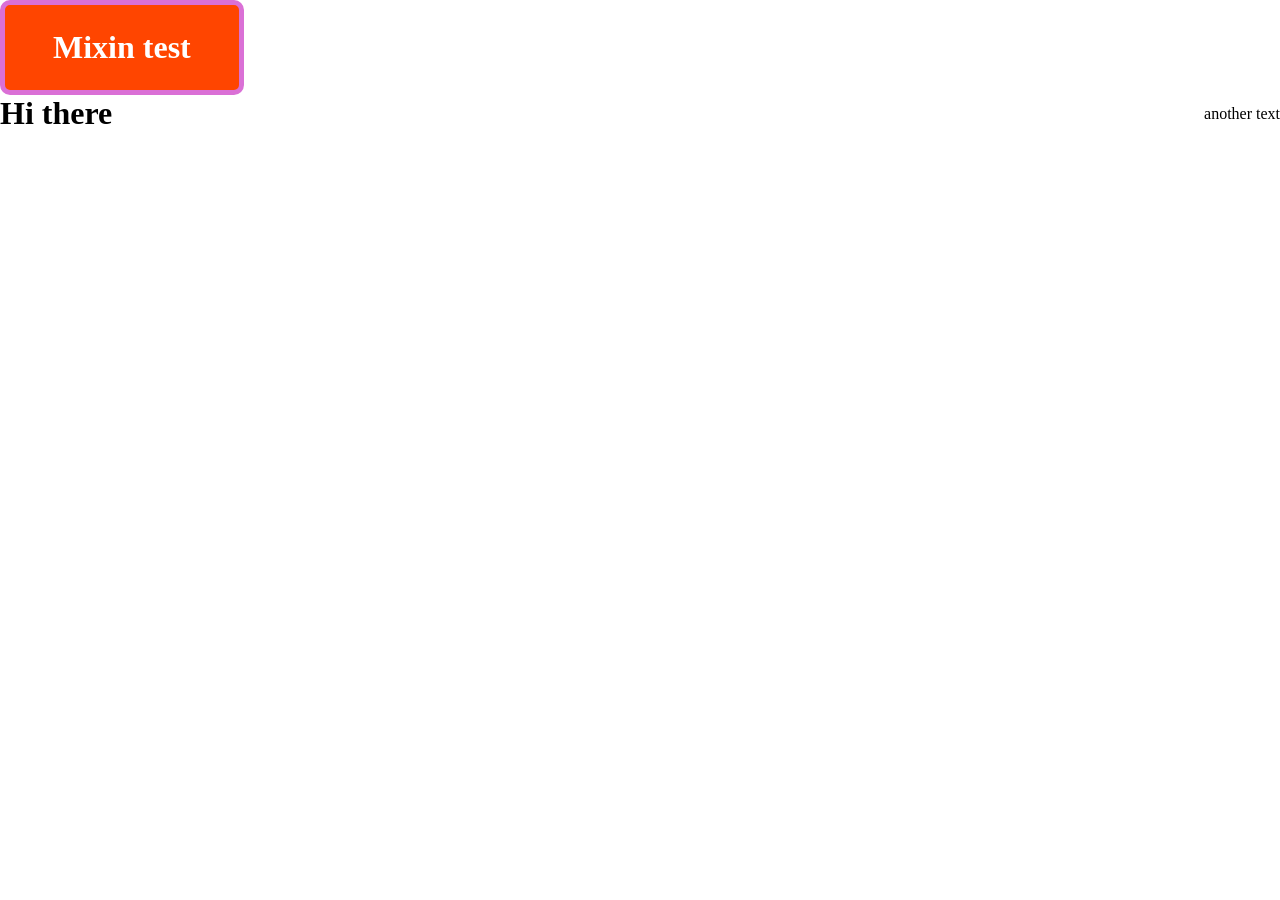
<file: 8.17/index.html>
<!DOCTYPE html>
<html lang="en">
<head>
    <meta charset="UTF-8">
    <meta http-equiv="X-UA-Compatible" content="IE=edge">
    <meta name="viewport" content="width=device-width, initial-scale=1.0">
    <title>Document</title>
    <link rel="stylesheet" href="./styles/style.css">
</head>
<body>
    <h1 class="custom">Mixin test</h1>
    <div class="box">
        <h1>Hi there</h1>
        <p>another text</p>
    </div>
</body>
</html>
</file>
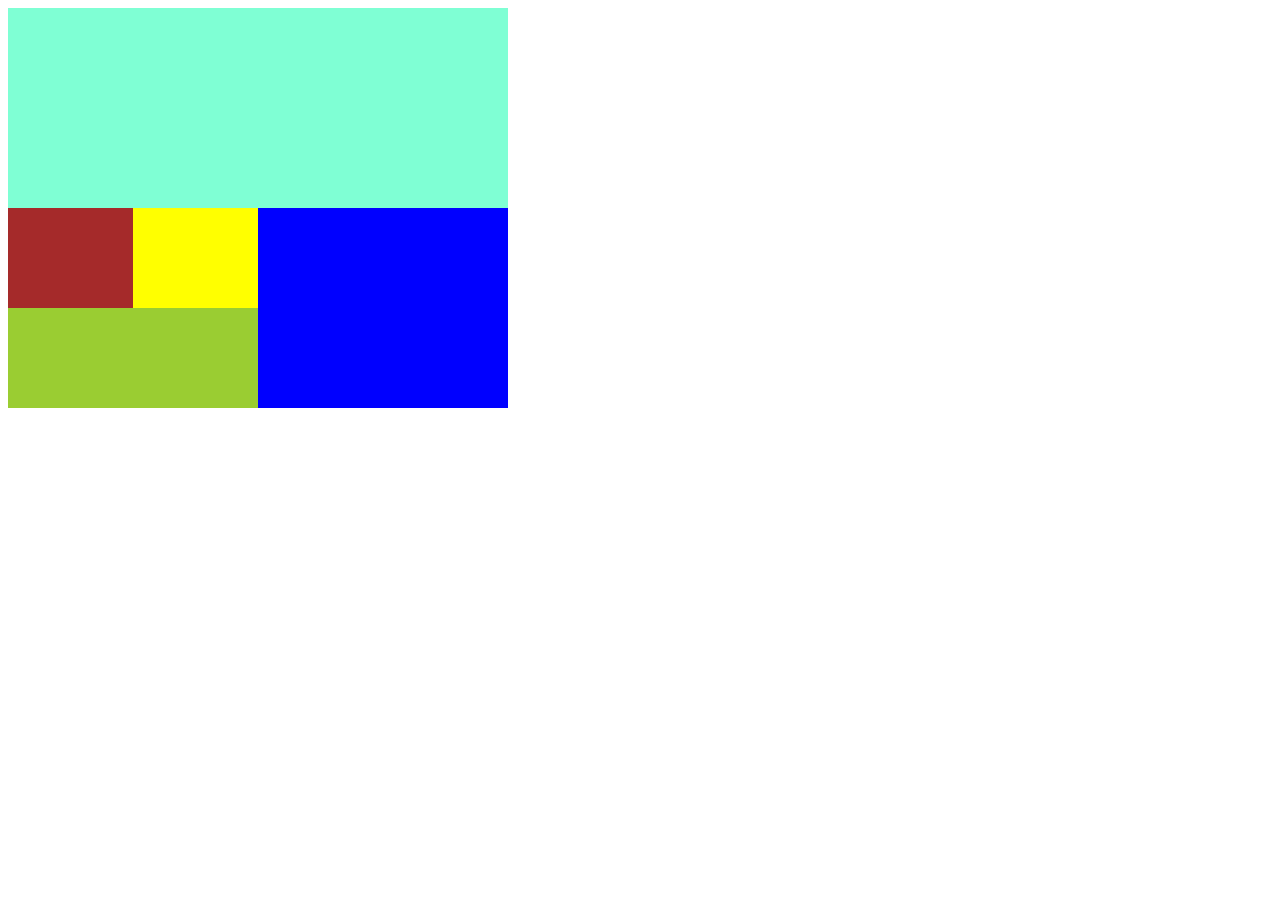
<file: 8.5/index.html>
<!DOCTYPE html>
<html lang="en">
<head>
    <meta charset="UTF-8">
    <meta http-equiv="X-UA-Compatible" content="IE=edge">
    <meta name="viewport" content="width=device-width, initial-scale=1.0">
    <title>Document</title>
    <link rel="stylesheet" href="style.css">
</head>
<body>
    
    <div style="width: 500px">
        <div style="height: 200px; background-color: aquamarine;"></div>
        <div style="display: flex; height: 200px;">
            <div class="half">
                <div style="display: flex; height: 50%;">
                    <div style="background-color: brown;" class="half"></div>
                    <div style="background-color: yellow;" class="half"></div>
                </div>
                <div style="height: 50%; background-color: yellowgreen;"></div>
            </div>

            <div style="background-color: blue;" class="half"></div>
        </div>
    </div>

</body>
</html>
</file>
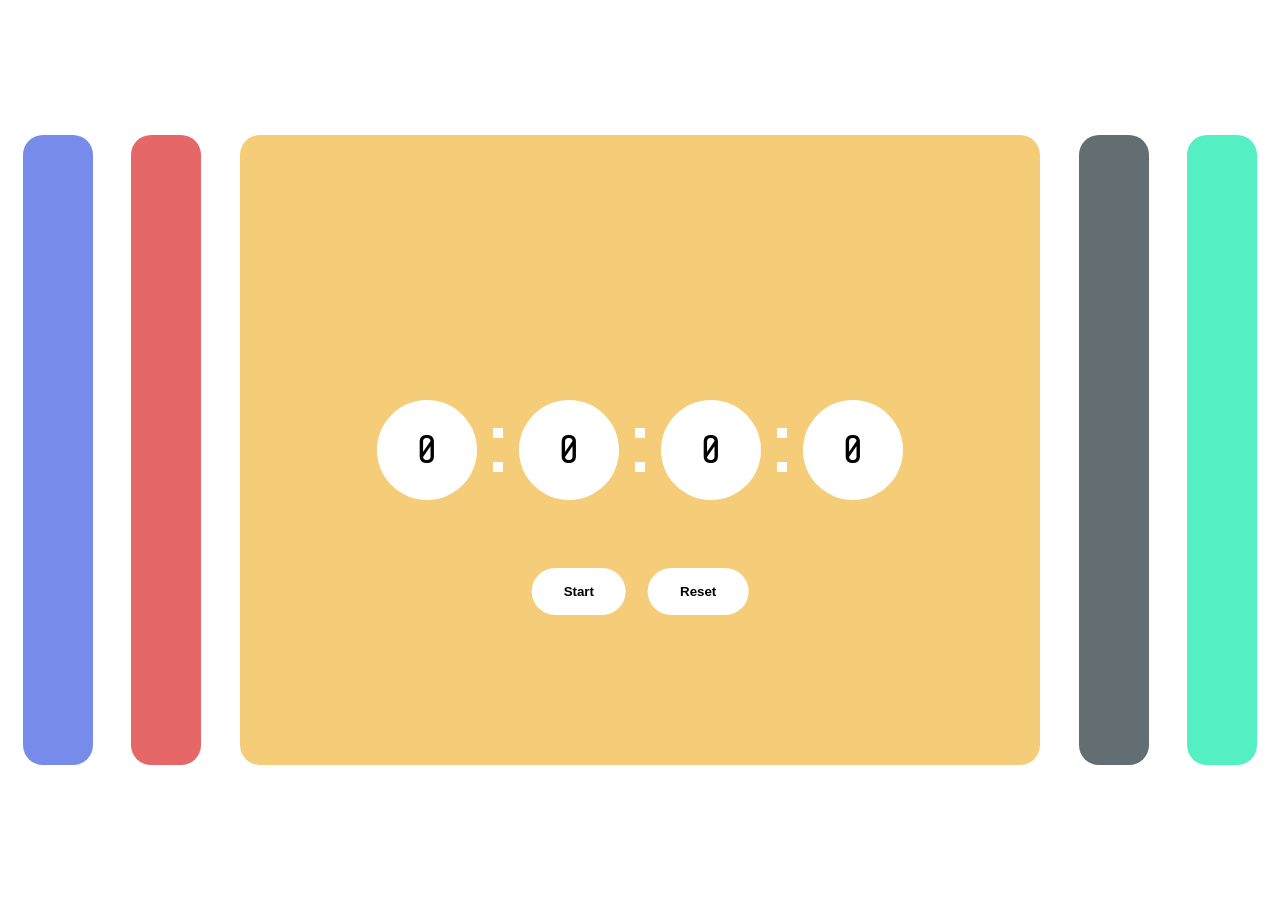
<file: JavaScript/index.html>
<!DOCTYPE html>
<html lang="en">
<head>
    <meta charset="UTF-8">
    <meta http-equiv="X-UA-Compatible" content="IE=edge">
    <meta name="viewport" content="width=device-width, initial-scale=1.0">
    <title>Document</title>
    <link rel="stylesheet" href="style.css">
</head>
<body>
    <div class="wrap">
        <div class="box"></div>
        <div class="box"></div>
        <div class="box active">
            <div class="circle" id="tsag">0</div>
            <div class="def">
                <div class="dot"></div>
                <div class="dot"></div>
            </div>
            <div class="circle" id="minut">0</div>
            <div class="def se">
                <div class="dot"></div>
                <div class="dot"></div>
            </div>
            <div class="circle" id="secund">0</div>
            <div class="def">
                <div class="dot"></div>
                <div class="dot"></div>
            </div>
            <div class="circle" id="dooli">0</div>

            <div class="buttons">
                <button id="ehleh">Start</button>
                <button id="zogsoh">Reset</button>
            </div>
        </div>
        <div class="box"></div>
        <div class="box"></div>
    </div>
    <script src="script.js"></script>
</body>
</html>
</file>
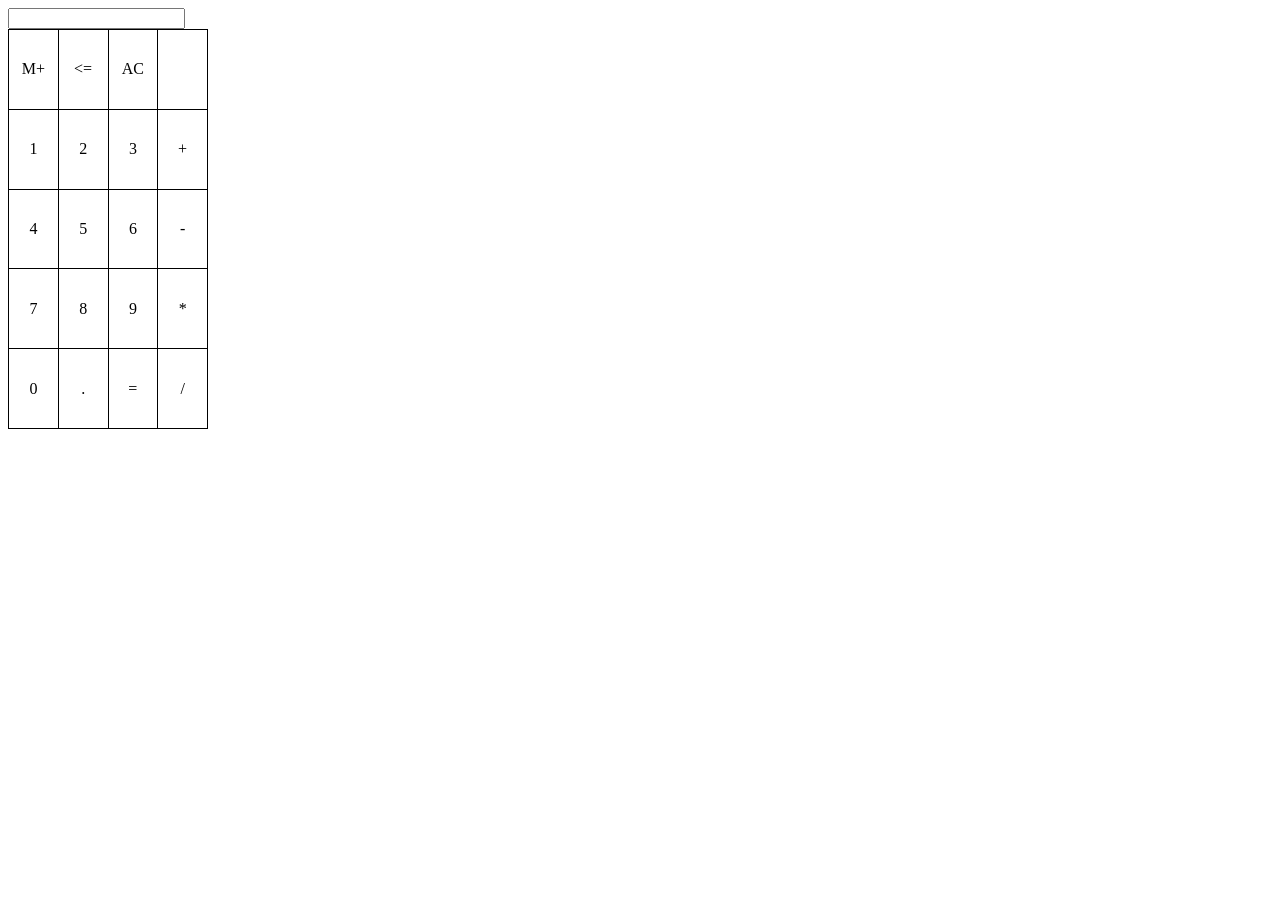
<file: JavaScript/9.29/index.html>
<!DOCTYPE html>
<html lang="en">
<head>
    <meta charset="UTF-8">
    <meta http-equiv="X-UA-Compatible" content="IE=edge">
    <meta name="viewport" content="width=device-width, initial-scale=1.0">
    <title>Document</title>
    <style>
        table {
            border: 1px solid #000;
            border-collapse: collapse;
        }
        table tr td {
            width: 25%;
            border: 1px solid #000;
            text-align: center;
        }
    </style>
</head>
<body>
    <input id="input" type="text" style="text-align: right">
    <table width="200px" height="400px">
        <tr>
            <td class="sana">M+</td>
            <td class="num"><=</td>
            <td class="num">AC</td>
            <td></td>
        </tr>
        <tr>
            <td class="num">1</td>
            <td class="num">2</td>
            <td class="num">3</td>
            <td class="num">+</td>
        </tr>
        <tr>
            <td class="num">4</td>
            <td class="num">5</td>
            <td class="num">6</td>
            <td class="num">-</td>
        </tr>
        <tr>
            <td class="num">7</td>
            <td class="num">8</td>
            <td class="num">9</td>
            <td class="num">*</td>
        </tr>
        <tr>
            <td class="num">0</td>
            <td class="num">.</td>
            <td class="num">=</td>
            <td class="num">/</td>
        </tr>
    </table>

    <script src="script.js"></script>
</body>
</html>
</file>
<file: 8.17/styles/style.css>
* {
  margin: 0;
  padding: 0;
  -webkit-box-sizing: border-box;
          box-sizing: border-box;
}

.container {
  max-width: 1150px;
  margin: auto;
}

.custom {
  background-color: orangered;
  color: white;
  border: 5px solid orchid;
  border-radius: 10px;
  padding: 1.5rem 3rem;
  width: -webkit-max-content;
  width: -moz-max-content;
  width: max-content;
}

.box {
  width: 100%;
  display: -webkit-box;
  display: -ms-flexbox;
  display: flex;
  -webkit-box-align: center;
      -ms-flex-align: center;
          align-items: center;
  -webkit-box-pack: justify;
      -ms-flex-pack: justify;
          justify-content: space-between;
}
/*# sourceMappingURL=style.css.map */
</file>
<file: 8.5/style.css>
.half {
    width: 50%;
    height: 100%;
}
</file>
<file: JavaScript/style.css>
@import url('https://fonts.googleapis.com/css2?family=Share+Tech+Mono&display=swap');
* {
    margin: 0;
    padding: 0;
    box-sizing: border-box;
}

body {
    font-family: 'Share Tech Mono', monospace;
}

.wrap {
    width: 100%;
    height: 100vh;
    display: flex;
    align-items: center;
    justify-content: space-evenly;
    gap: 1rem;
}

.wrap .box {
    height: 70%;
    width: 70px;
    border-radius: 20px;
    cursor: pointer;
    transition: ease-in-out .5s;
    display: flex;
    justify-content: center;
    align-items: center;
    font-size: 2.5rem;
    color: white;
    gap: 1rem;
}

.wrap .box .circle {
    width: 100px;
    height: 100px;
    background-color: white;
    border-radius: 50%;
    display: flex;
    justify-content: center;
    align-items: center;
    color: black;
}

.wrap .box .def {
    display: flex;
    flex-direction: column;
    align-items: center;
    gap: 1.5rem;
}

.wrap .box .def.se {
    animation: second 1s linear infinite;
}

.wrap .box .def .dot {
    width: 10px;
    height: 10px;
    background-color: white;
}

.wrap .box:nth-child(1) {
    background-color: #778beb;
}

.wrap .box:nth-child(2) {
    background-color: #e66767;
}

.wrap .box:nth-child(3) {
    background-color: #f5cd79;
    position: relative;
}

.wrap .box .buttons {
    position: absolute;
    left: 50%;
    bottom: 150px;
    width: max-content;
    transform: translateX(-50%);
}

.wrap .box .buttons button {
    padding: 1rem 2rem;
    background-color: white;
    border-radius: 9999px;
    border: none;
    font-weight: bold;
    cursor: pointer;
}

.wrap .box:nth-child(4) {
    background-color: #636e72;
}

.wrap .box:nth-child(5) {
    background-color: #55efc4;
}

.active {
    width: 800px !important;
}

@keyframes second {
    0%, 40%, 70%, 100% {
        opacity: 1;
    }
    45% {
        opacity: 0;
    }

    60% {
        opacity: 0;
    }
}
</file>
